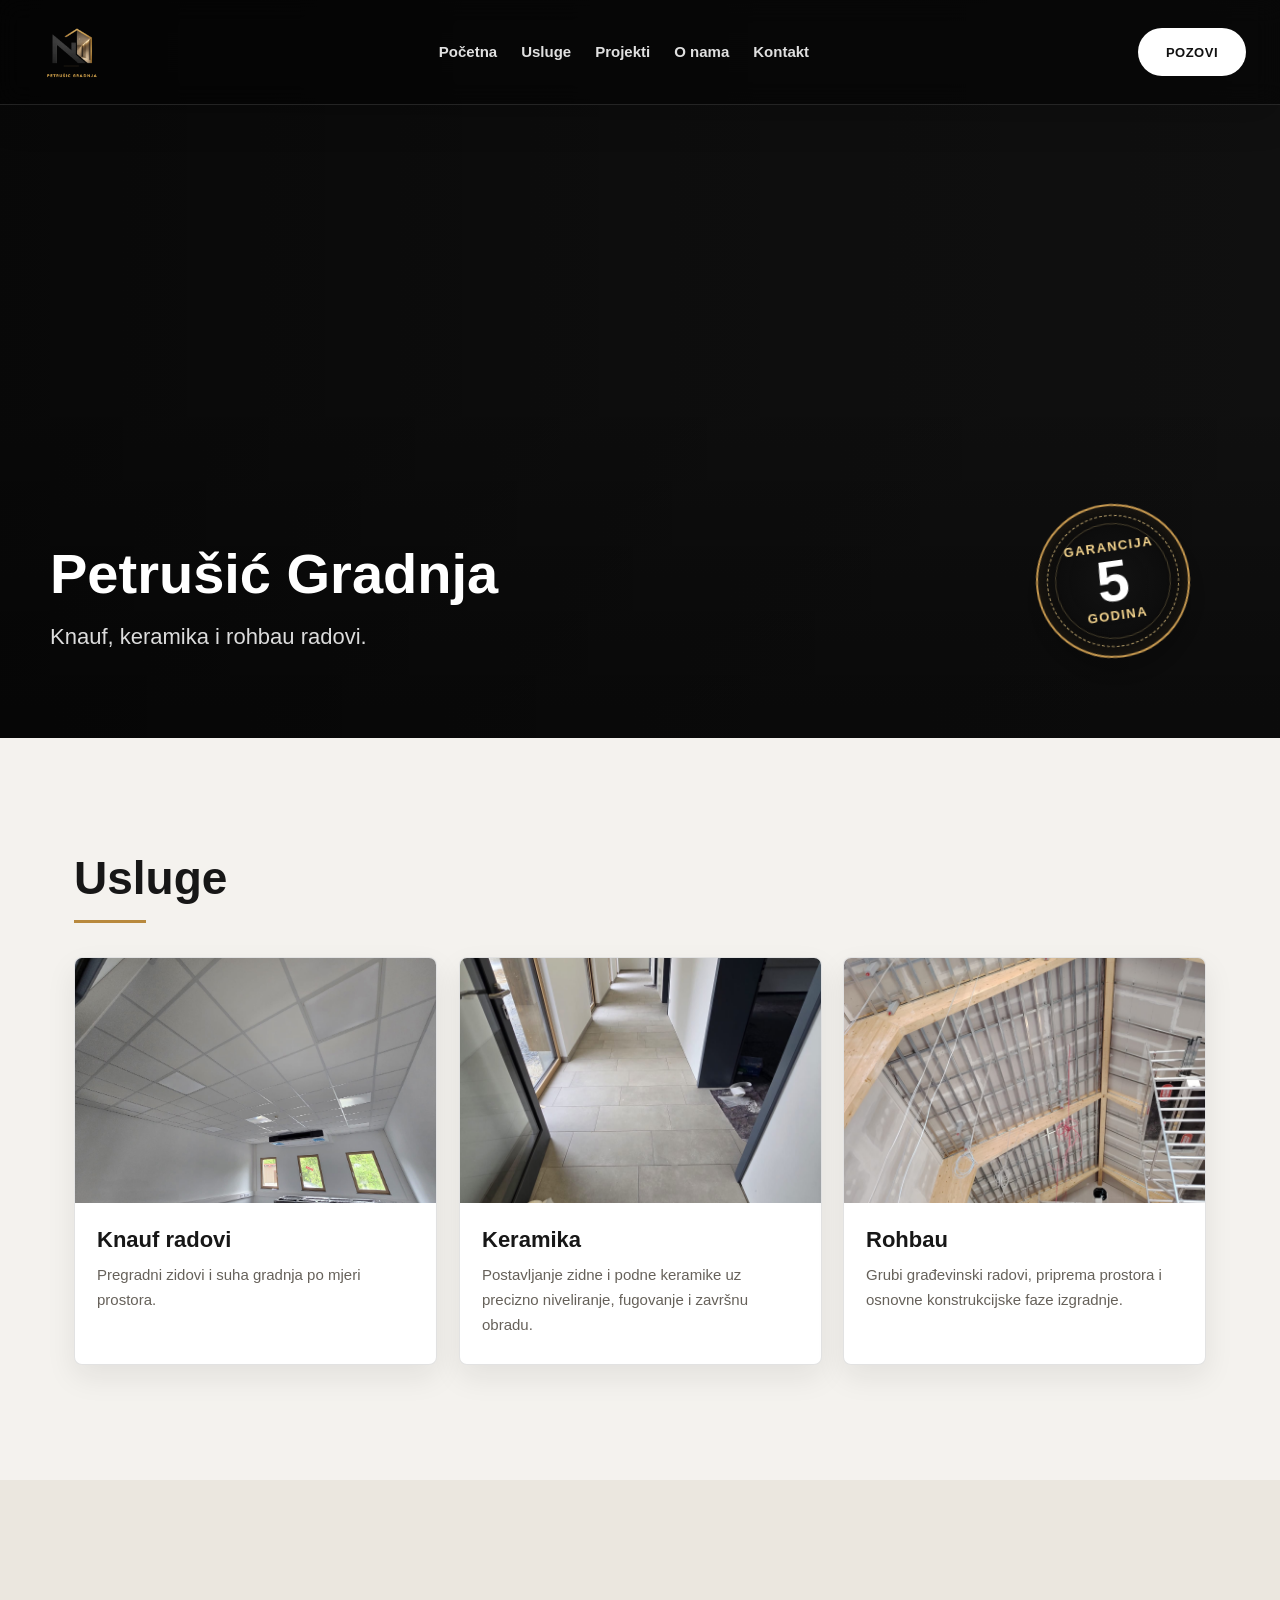
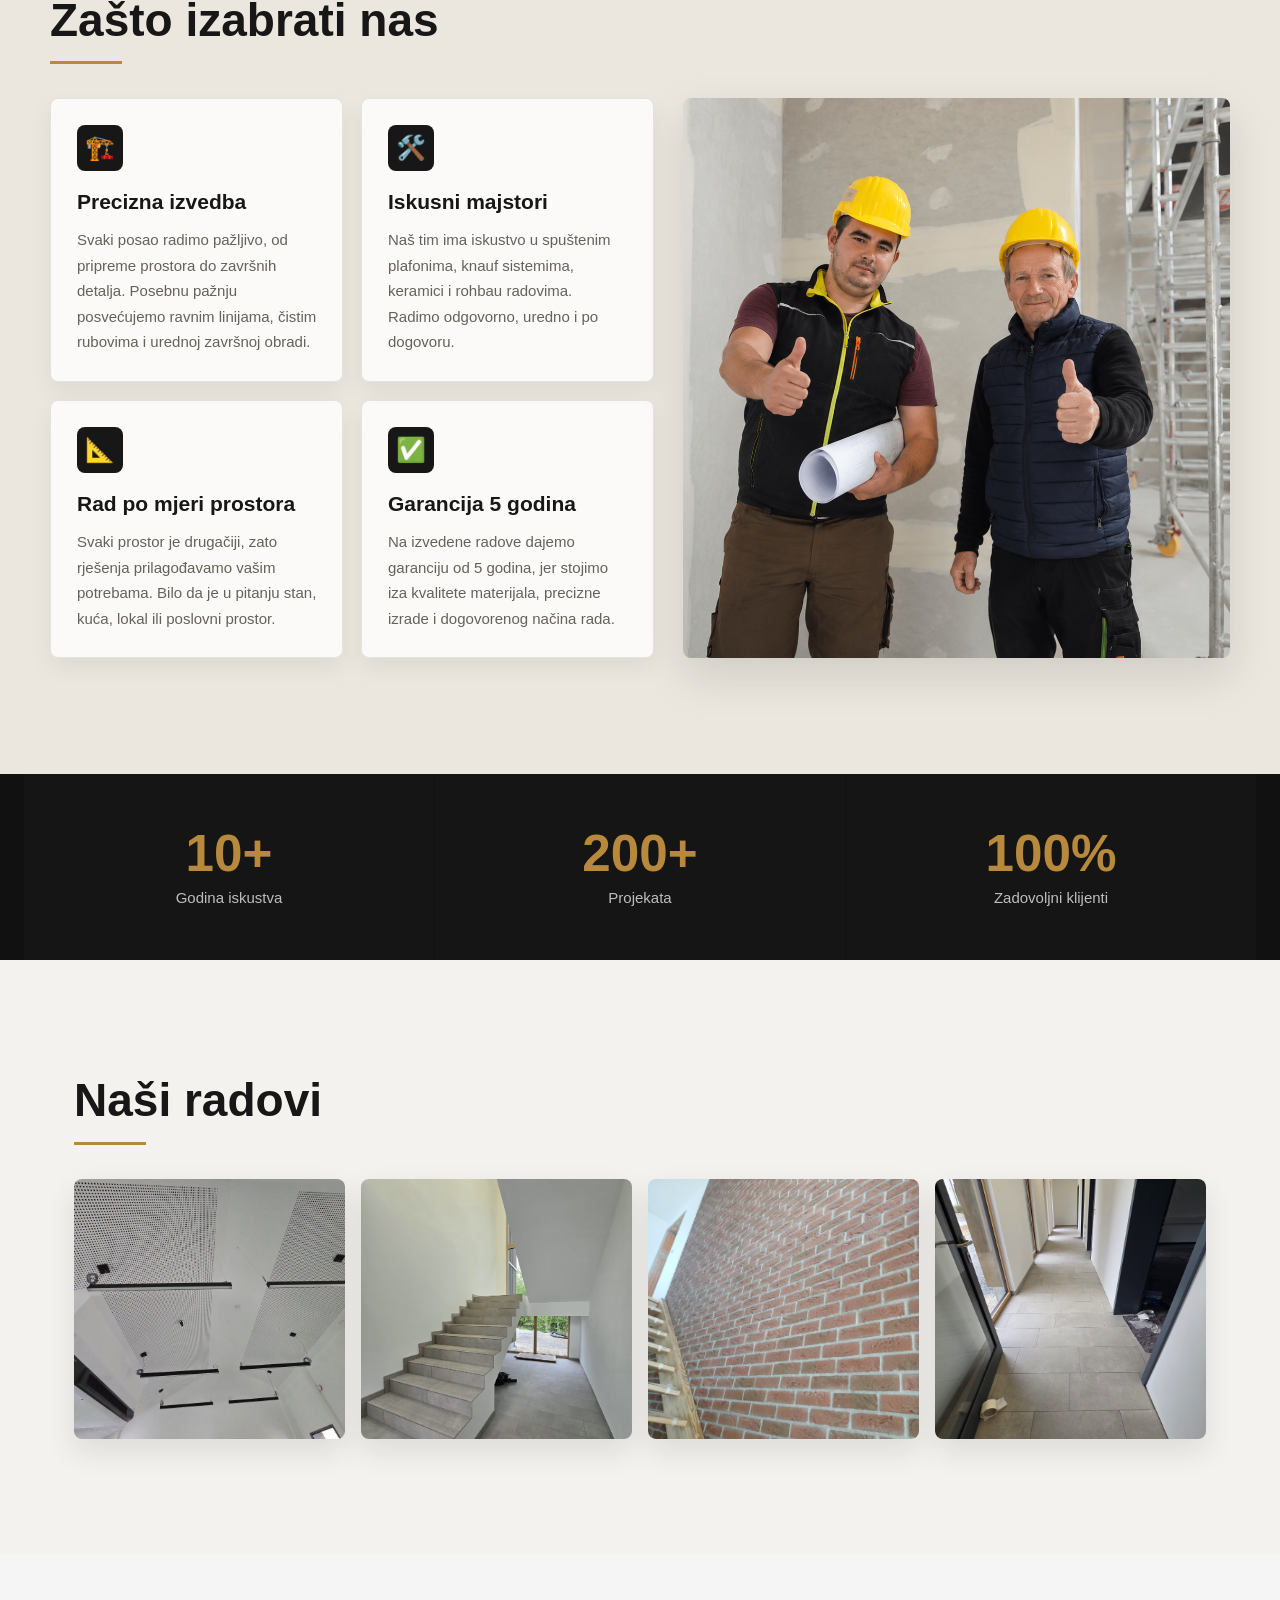
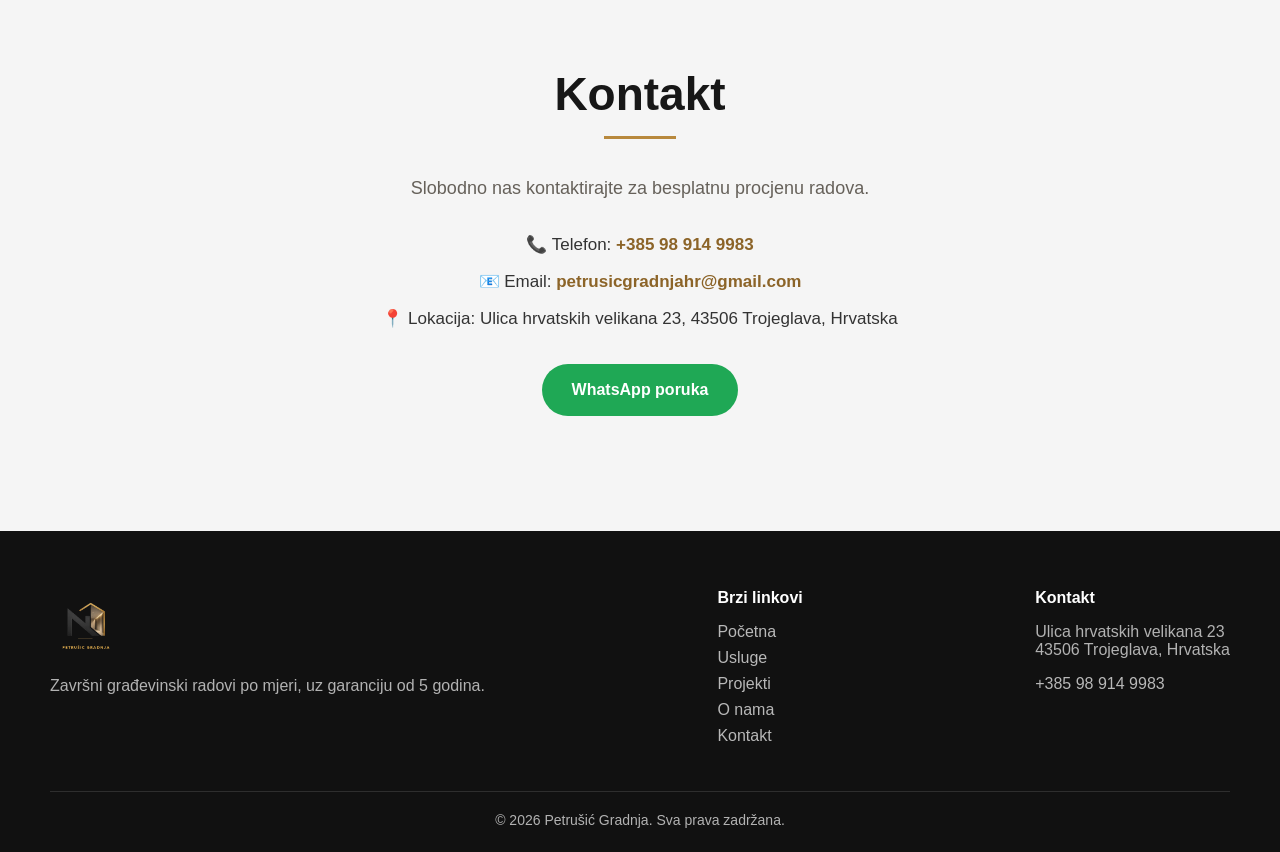
<file: index.html>
<!DOCTYPE html>
<html lang="hr">

<head>
  <meta charset="UTF-8">
  <meta name="viewport" content="width=device-width, initial-scale=1.0">
  <title>Petrušić Gradnja | Knauf, keramika i rohbau radovi</title>
  <meta name="description" content="Petrušić Gradnja izvodi knauf radove, keramiku i rohbau radove za stambene i poslovne prostore uz garanciju od 5 godina.">
  <link rel="stylesheet" href="style.css">
</head>

<body>

<div class="site-preloader" aria-hidden="true">
  <div class="preloader-logo">
    <div class="preloader-mark">
      <img src="logo-petrusic-gradnja.png" alt="">
    </div>
  </div>
</div>

<div class="page-wrapper">

<header class="navbar">

  <div class="logo">
    <img src="logo-petrusic-gradnja.png" alt="Petrušić Gradnja Logo">
  </div>

  <nav>
    <ul class="nav-links">
      <li><a href="#home">Početna</a></li>
      <li><a href="services.html">Usluge</a></li>
      <li><a href="projects.html">Projekti</a></li>
      <li><a href="about.html">O nama</a></li>
      <li><a href="#contact">Kontakt</a></li>
      <li class="mobile-call-link"><a href="tel:+385989149983">Pozovi</a></li>
    </ul>
  </nav>

  <a href="tel:+385989149983" class="nav-btn">Pozovi</a>
  <button class="menu-toggle" type="button" aria-label="Otvori meni" aria-expanded="false">
  <span></span>
  <span></span>
  <span></span>
</button>

</header>

<section class="hero" id="home">

  <div class="hero-content">

    <h1>Petrušić Gradnja</h1>
    <p>Knauf, keramika i rohbau radovi.</p>

  </div>
  <div class="guarantee-stamp">
  <span>Garancija</span>
  <strong>5</strong>
  <span>godina</span>
</div>


  <div class="hero-slider" aria-hidden="true">
    <img src="niko hero.png" class="hero-slide hero-slide-1 hero-person-image" alt="">
    <img src="rad4.JPG" class="hero-slide hero-slide-2" alt="">
    <img src="keramika-2.jpg" class="hero-slide hero-slide-3" alt="">
  </div>

</section>

<section class="services" id="services">

  <div class="usluge">
    <p>Usluge</p>
  </div>

  <div class="services-grid">

    <div class="service-card">
      <img src="usluge.JPG" alt="Knauf radovi">
      <h3>Knauf radovi</h3>
      <p>Pregradni zidovi i suha gradnja po mjeri prostora.</p>
    </div>

    <div class="service-card">
      <img src="keramika-1.jpg" alt="Keramika">
      <h3>Keramika</h3>
      <p>Postavljanje zidne i podne keramike uz precizno niveliranje, fugovanje i završnu obradu.</p>
    </div>
    <div class="service-card">
      <img src="rohbau2.JPG" alt="Gletovanje i krečenje">
      <h3>Rohbau</h3>
      <p>Grubi građevinski radovi, priprema prostora i osnovne konstrukcijske faze izgradnje.</p>
    </div>

  </div>

</section>

<section class="why-us">

  <h2>Zašto izabrati nas</h2>

  <div class="why-layout">

    <div class="why-grid">

      <div class="why-card">
        <div class="why-icon">🏗️</div>
        <h3>Precizna izvedba</h3>
        <p>
          Svaki posao radimo pažljivo, od pripreme prostora do završnih detalja.
          Posebnu pažnju posvećujemo ravnim linijama, čistim rubovima i urednoj završnoj obradi.
        </p>
      </div>

      <div class="why-card">
        <div class="why-icon">🛠️</div>
        <h3>Iskusni majstori</h3>
        <p>
          Naš tim ima iskustvo u spuštenim plafonima, knauf sistemima,
          keramici i rohbau radovima. Radimo odgovorno, uredno i po dogovoru.
        </p>
      </div>

      <div class="why-card">
        <div class="why-icon">📐</div>
        <h3>Rad po mjeri prostora</h3>
        <p>
          Svaki prostor je drugačiji, zato rješenja prilagođavamo vašim potrebama.
          Bilo da je u pitanju stan, kuća, lokal ili poslovni prostor.
        </p>
      </div>

     <div class="why-card">
  <div class="why-icon">✅</div>
  <h3>Garancija 5 godina</h3>
  <p>
    Na izvedene radove dajemo garanciju od 5 godina, jer stojimo iza kvalitete
    materijala, precizne izrade i dogovorenog načina rada.
  </p>
</div>
    </div>

    <div class="why-image">
      <img src="zasto mi.png" alt="Enterijer">
    </div>

  </div>

</section>

<section class="stats">

  <div class="stat">
    <h3>10+</h3>
    <p>Godina iskustva</p>
  </div>

  <div class="stat">
    <h3>200+</h3>
    <p>Projekata</p>
  </div>

  <div class="stat">
    <h3>100%</h3>
    <p>Zadovoljni klijenti</p>
  </div>

</section>

<section class="gallery" id="projects">

  <h2>Naši radovi</h2>

  <div class="gallery-grid">

    <img src="rad2.JPG" alt="Završeni interijerski radovi Petrušić Gradnja">
    <img src="keramika-2.jpg" alt="Postavljena keramika na stubištu">
    <img src="rad3.JPG" alt="Završeni radovi u dnevnom prostoru">
    <img src="keramika-1.jpg" alt="Keramički radovi u hodniku">

  </div>

</section>

<section class="contact" id="contact">

  <h2>Kontakt</h2>

  <p>Slobodno nas kontaktirajte za besplatnu procjenu radova.</p>

  <div class="contact-info">

    <p>📞 Telefon: <a href="tel:+385989149983">+385 98 914 9983</a></p>

    <p>📧 Email: <a href="mailto:petrusicgradnjahr@gmail.com">petrusicgradnjahr@gmail.com</a></p>

    <p>📍 Lokacija: Ulica hrvatskih velikana 23, 43506 Trojeglava, Hrvatska</p>

  </div>

  <a class="whatsapp-btn" href="https://wa.me/385989149983" target="_blank" rel="noopener">
    WhatsApp poruka
  </a>

</section>
<footer class="footer">

  <div class="footer-content">

    <div>
      <div class="footer-logo">
        <img src="logo-petrusic-gradnja.png" alt="Petrušić Gradnja Logo">
      </div>

      <p>Završni građevinski radovi po mjeri, uz garanciju od 5 godina.</p>
    </div>

    <div>
      <h4>Brzi linkovi</h4>
      <a href="index.html">Početna</a><br>
      <a href="services.html">Usluge</a><br>
      <a href="projects.html">Projekti</a><br>
      <a href="about.html">O nama</a><br>
      <a href="index.html#contact">Kontakt</a>
    </div>

    <div>
      <h4>Kontakt</h4>
      <p>Ulica hrvatskih velikana 23<br>43506 Trojeglava, Hrvatska</p>
      <p><a href="tel:+385989149983">+385 98 914 9983</a></p>
    </div>

  </div>

  <p class="footer-bottom">
    © 2026 Petrušić Gradnja. Sva prava zadržana.
  </p>

</footer>

</div>
<script src="script.js"></script>
</body>
</html>
</file>
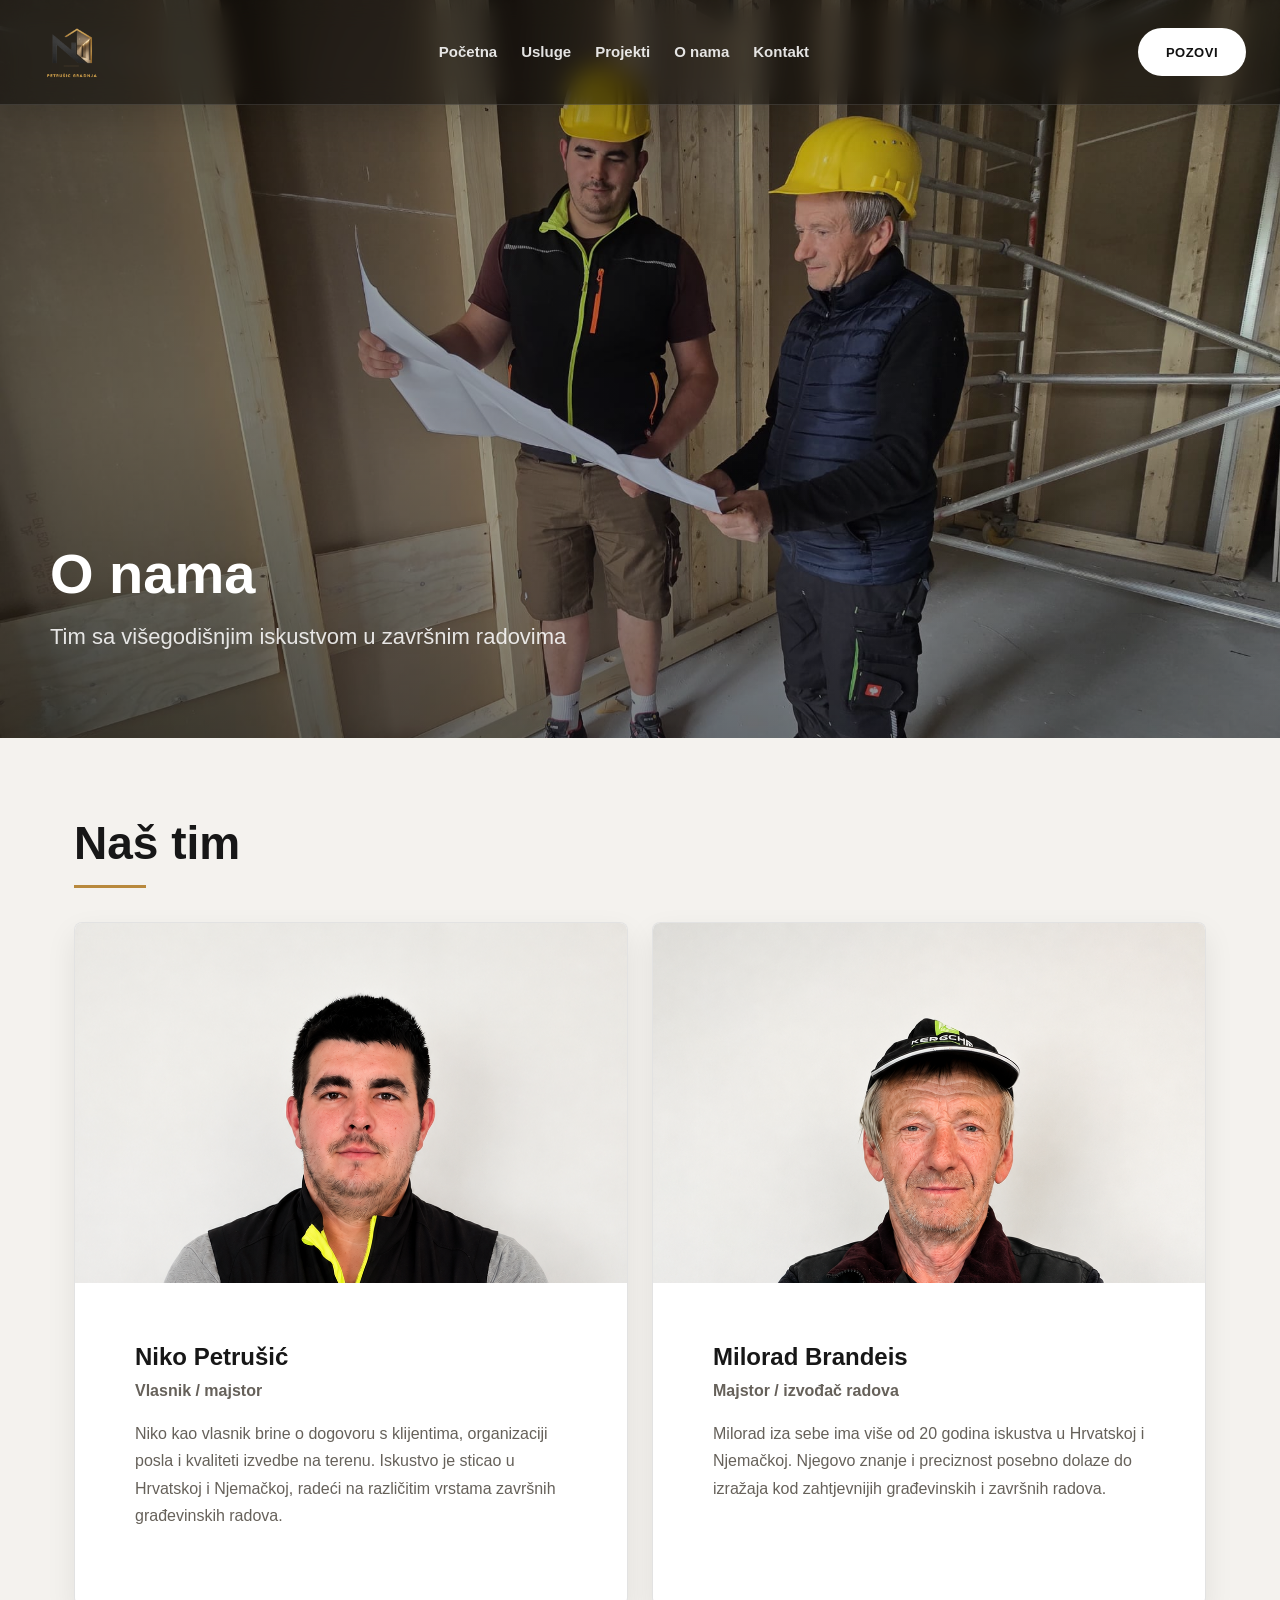
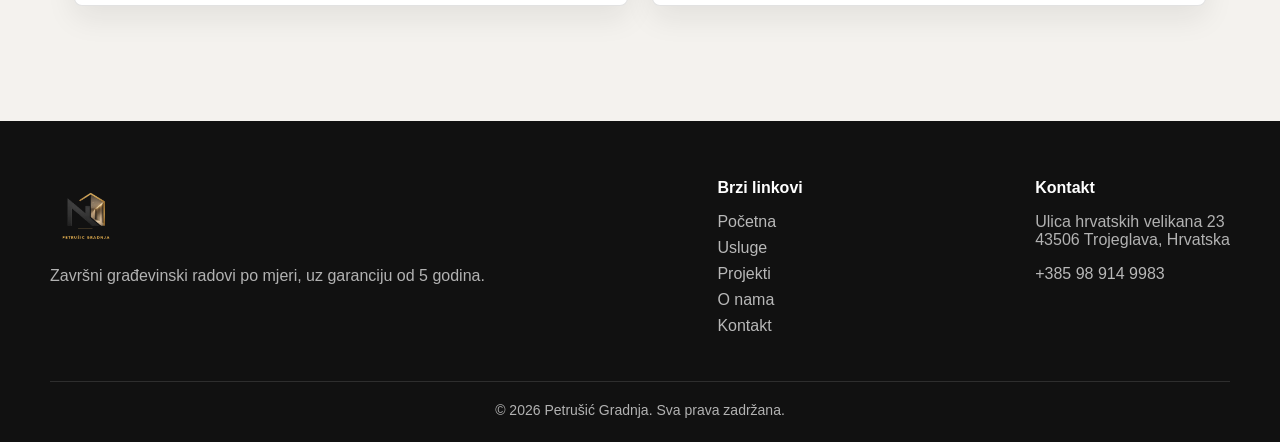
<file: about.html>
<!DOCTYPE html>
<html lang="hr">

<head>
  <meta charset="UTF-8">
  <meta name="viewport" content="width=device-width, initial-scale=1.0">
  <title>O nama | Petrušić Gradnja</title>
  <meta name="description" content="Upoznajte Petrušić Gradnja tim sa iskustvom u Hrvatskoj i Njemačkoj, specijaliziran za knauf radove, keramiku i rohbau radove.">
  <link rel="stylesheet" href="style.css">
</head>

<body>

<header class="navbar">

  <div class="logo">
    <img src="logo-petrusic-gradnja.png" alt="Petrušić Gradnja Logo">
  </div>

  <nav>
    <ul class="nav-links">
      <li><a href="index.html">Početna</a></li>
      <li><a href="services.html">Usluge</a></li>
      <li><a href="projects.html">Projekti</a></li>
      <li><a href="about.html">O nama</a></li>
      <li><a href="index.html#contact">Kontakt</a></li>
      <li class="mobile-call-link"><a href="tel:+385989149983">Pozovi</a></li>
    </ul>
  </nav>

  <a href="tel:+385989149983" class="nav-btn">Pozovi</a>
<button class="menu-toggle" type="button" aria-label="Otvori meni" aria-expanded="false">
  <span></span>
  <span></span>
  <span></span>
</button>
</header>

<section class="hero">

  <img src="onama.JPG" class="hero-img" alt="Petrušić Gradnja tim na objektu">

  <div class="hero-content">

    <h1>O nama</h1>

    <p>
      Tim sa višegodišnjim iskustvom u završnim radovima
    </p>

  </div>

</section>


<section class="team-section">

  <h2>Naš tim</h2>

  <div class="team-grid">

    <div class="team-card">
      <img src="vlasnik.png" alt="Vlasnik Petrušić Gradnja">
      <div class="team-text">
        <h3>Niko Petrušić</h3>
        <p class="team-role">Vlasnik / majstor</p>
        <p>
            Niko kao vlasnik brine o dogovoru s klijentima, organizaciji posla i kvaliteti
            izvedbe na terenu. Iskustvo je sticao u Hrvatskoj i Njemačkoj, radeći na
            različitim vrstama završnih građevinskih radova.
        </p>
      </div>
    </div>

    <div class="team-card">
      <img src="radnik1.png" alt="Radnik Petrušić Gradnja">
      <div class="team-text">
        <h3>Milorad Brandeis</h3>
        <p class="team-role">Majstor / izvođač radova</p>
        <p>
          Milorad iza sebe ima više od 20 godina iskustva u Hrvatskoj i Njemačkoj.
          Njegovo znanje i preciznost posebno dolaze do izražaja kod zahtjevnijih
          građevinskih i završnih radova.
        </p>
      </div>
    </div>

  </div>

</section>
  <footer class="footer">

  <div class="footer-content">

    <div>
      <div class="footer-logo">
        <img src="logo-petrusic-gradnja.png" alt="Petrušić Gradnja Logo">
      </div>

      <p>Završni građevinski radovi po mjeri, uz garanciju od 5 godina.</p>
    </div>

    <div>
      <h4>Brzi linkovi</h4>
      <a href="index.html">Početna</a><br>
      <a href="services.html">Usluge</a><br>
      <a href="projects.html">Projekti</a><br>
      <a href="about.html">O nama</a><br>
      <a href="index.html#contact">Kontakt</a>
    </div>

    <div>
      <h4>Kontakt</h4>
      <p>Ulica hrvatskih velikana 23<br>43506 Trojeglava, Hrvatska</p>
      <p><a href="tel:+385989149983">+385 98 914 9983</a></p>
    </div>

  </div>

  <p class="footer-bottom">
    © 2026 Petrušić Gradnja. Sva prava zadržana.
  </p>

</footer>


<script src="script.js"></script>
</body>
</html>
</file>
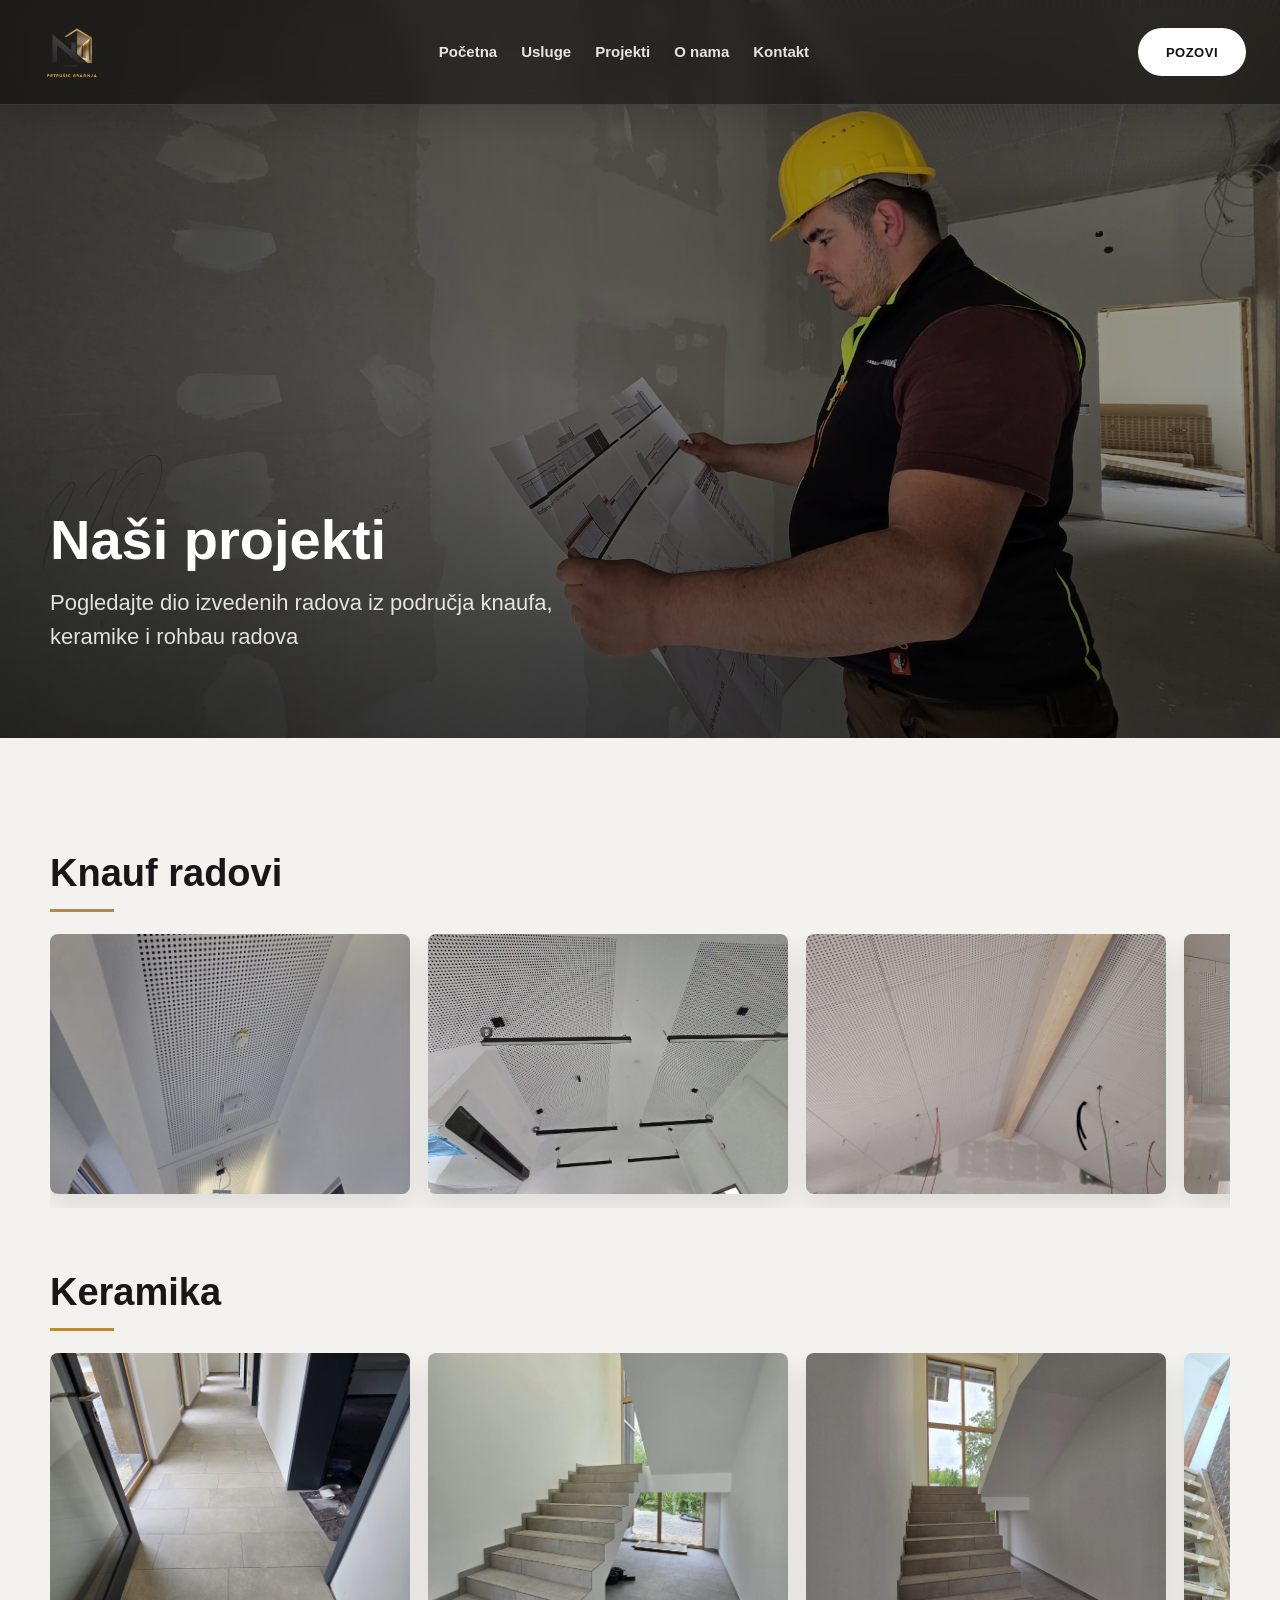
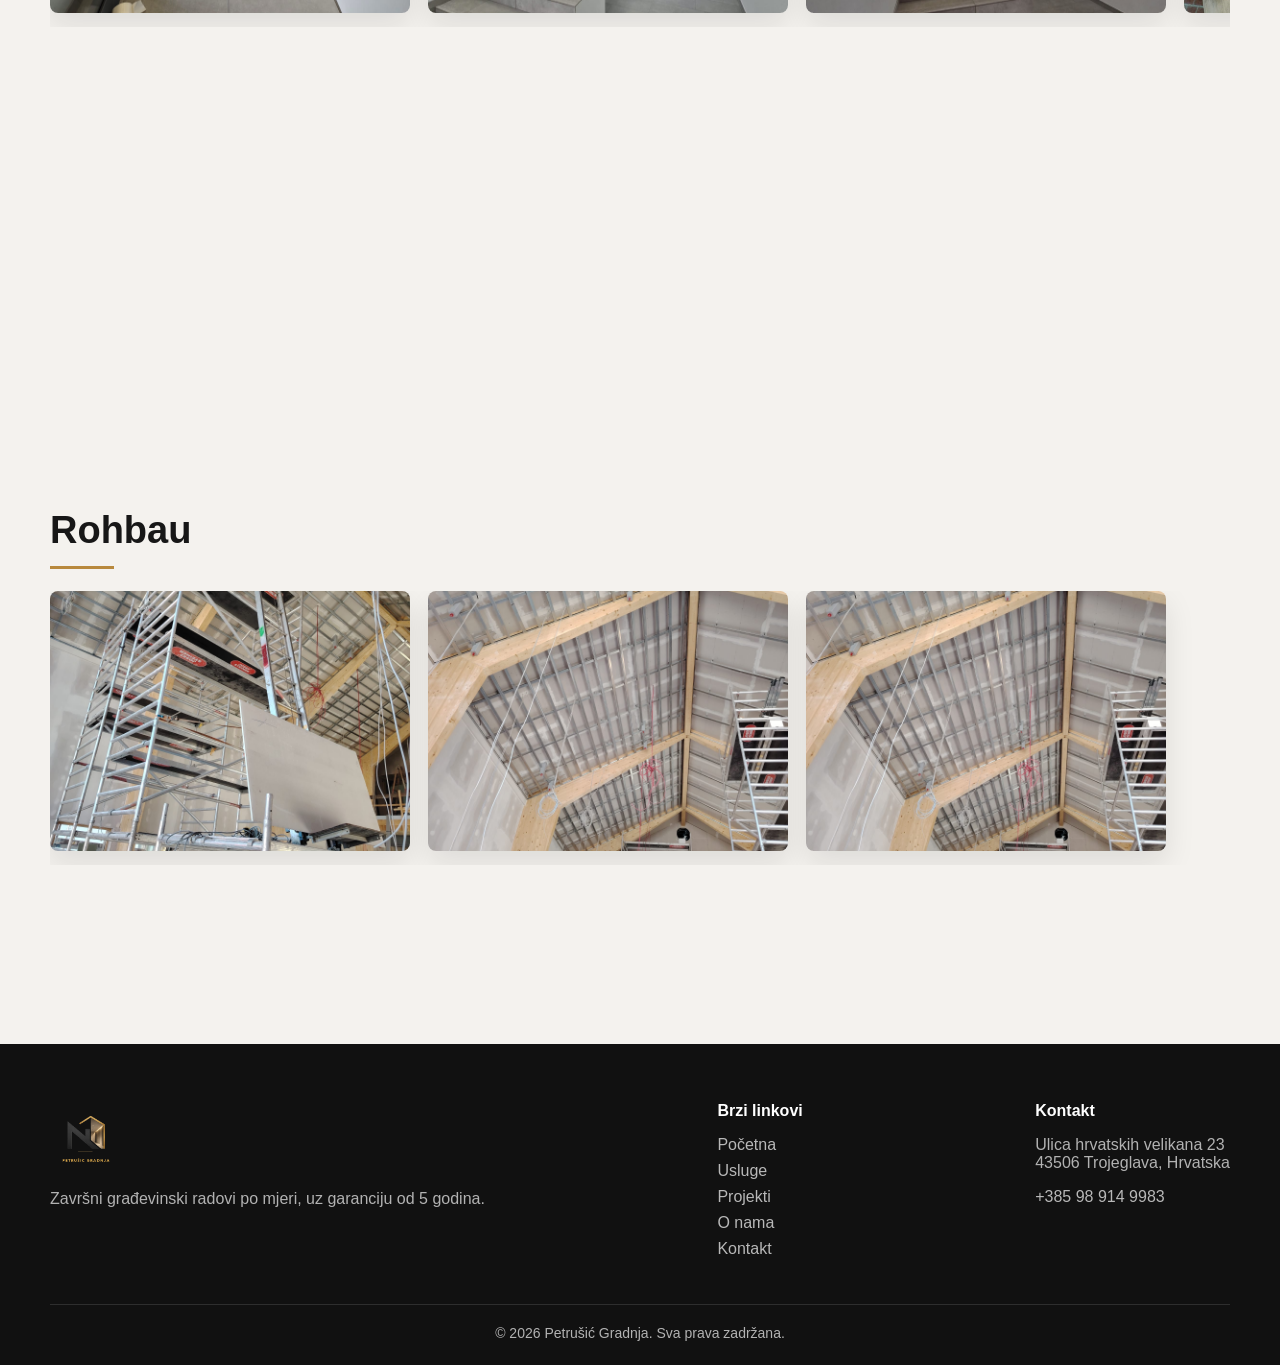
<file: projects.html>
<!DOCTYPE html>
<html lang="hr">

<head>
  <meta charset="UTF-8">
  <meta name="viewport" content="width=device-width, initial-scale=1.0">
  <title>Projekti | Petrušić Gradnja</title>
  <meta name="description" content="Pogledajte izvedene projekte Petrušić Gradnja tima iz područja knauf radova, keramike i rohbau građevinskih radova.">
  <link rel="stylesheet" href="style.css">
</head>

<body>

<header class="navbar">

  <div class="logo">
    <img src="logo-petrusic-gradnja.png" alt="Petrušić Gradnja Logo">
  </div>

  <nav>
    <ul class="nav-links">
      <li><a href="index.html">Početna</a></li>
      <li><a href="services.html">Usluge</a></li>
      <li><a href="projects.html">Projekti</a></li>
      <li><a href="about.html">O nama</a></li>
      <li><a href="index.html#contact">Kontakt</a></li>
      <li class="mobile-call-link"><a href="tel:+385989149983">Pozovi</a></li>
    </ul>
  </nav>

  <a href="tel:+385989149983" class="nav-btn">Pozovi</a>

  <button class="menu-toggle" type="button" aria-label="Otvori meni" aria-expanded="false">
    <span></span>
    <span></span>
    <span></span>
  </button>

</header>

<section class="hero hero-subpage">

  <img src="projekti.JPG" class="hero-video projects-hero-image" alt="Projekti Petrušić Gradnja">

  <div class="hero-content">
    <h1>Naši projekti</h1>
    <p>Pogledajte dio izvedenih radova iz područja knaufa, keramike i rohbau radova</p>
  </div>

</section>

<section class="projects-gallery">

  <div class="project-category">
    <h2>Knauf radovi</h2>

    <div class="project-row">
      <img src="rad1.JPG" alt="Knauf radovi u prostoru" onclick="openModal('knauf', 0)">
      <img src="rad2.JPG" alt="Izvedeni knauf radovi" onclick="openModal('knauf', 1)">
      <img src="knauf5.JPG" alt="Knauf zidovi i obloge" onclick="openModal('knauf', 2)">
      <img src="spusteni plafon.JPG" alt="Knauf radovi u interijeru" onclick="openModal('knauf', 3)">
      <img src="knauf7.JPG" alt="Završni knauf radovi" onclick="openModal('knauf', 4)">
    </div>
  </div>

  <div class="project-category">
    <h2>Keramika</h2>

    <div class="project-row">
      <img src="keramika-1.jpg" alt="Postavljena podna keramika u hodniku" onclick="openModal('keramika', 0)">
      <img src="keramika-2.jpg" alt="Keramika na stubištu" onclick="openModal('keramika', 1)">
      <img src="keramika-3.jpg" alt="Završeni keramički radovi na stubištu" onclick="openModal('keramika', 2)">
      <img src="Keramika5.JPG" alt="Završni keramički radovi" onclick="openModal('keramika', 3)">
      <img src="keramika 6.JPG" alt="Završni keramički radovi" onclick="openModal('keramika', 4)">
      <img src="keramika7.JPG" alt="Završni keramički radovi" onclick="openModal('keramika', 5)">
    </div>
  </div>

  <div class="project-category">
    <h2>Završni radovi</h2>

    <div class="project-row">
      <img src="zavrsni-radovi-1.jpg" alt="Završni radovi u hodniku" onclick="openModal('zavrsniRadovi', 0)">
      <img src="zavrsni-radovi-2.jpg" alt="Završeni interijerski radovi u kuhinji i blagovaonici" onclick="openModal('zavrsniRadovi', 1)">
      <img src="zavrsni-radovi-3.jpg" alt="Završni radovi u dnevnom boravku" onclick="openModal('zavrsniRadovi', 2)">
      <img src="zavrsni-radovi-4.jpg" alt="Završeni dnevni prostor" onclick="openModal('zavrsniRadovi', 3)">
    </div>
  </div>

  <div class="project-category">
    <h2>Rohbau</h2>

    <div class="project-row">
      <img src="rohbau1.JPG" alt="Rohbau radovi u objektu" onclick="openModal('rohbau', 0)">
      <img src="rohbau2.JPG" alt="Priprema prostora za radove" onclick="openModal('rohbau', 1)">
      <img src="zastomi.JPG" alt="Građevinski radovi na terenu" onclick="openModal('rohbau', 2)">
    </div>
  </div>

</section>

<div id="imageModal" class="modal">

  <span class="close" onclick="closeModal()">&times;</span>

  <span class="prev" onclick="changeSlide(-1)">&#10094;</span>

  <img class="modal-content" id="modalImg" alt="Uvećana slika projekta">

  <span class="next" onclick="changeSlide(1)">&#10095;</span>

</div>

<footer class="footer">

  <div class="footer-content">

    <div>
      <div class="footer-logo">
        <img src="logo-petrusic-gradnja.png" alt="Petrušić Gradnja Logo">
      </div>

      <p>Završni građevinski radovi po mjeri, uz garanciju od 5 godina.</p>
    </div>

    <div>
      <h4>Brzi linkovi</h4>
      <a href="index.html">Početna</a><br>
      <a href="services.html">Usluge</a><br>
      <a href="projects.html">Projekti</a><br>
      <a href="about.html">O nama</a><br>
      <a href="index.html#contact">Kontakt</a>
    </div>

    <div>
      <h4>Kontakt</h4>
      <p>Ulica hrvatskih velikana 23<br>43506 Trojeglava, Hrvatska</p>
      <p><a href="tel:+385989149983">+385 98 914 9983</a></p>
    </div>

  </div>

  <p class="footer-bottom">
    © 2026 Petrušić Gradnja. Sva prava zadržana.
  </p>

</footer>

<script>
const projectImages = {
  knauf: [
    "rad1.JPG",
    "rad2.JPG",
    "knauf5.JPG",
    "spusteni plafon.JPG",
    "knauf7.JPG"
  ],

  keramika: [
    "keramika-1.jpg",
    "keramika-2.jpg",
    "keramika-3.jpg",
    "Keramika5.JPG",
    "keramika 6.JPG",
    "keramika7.JPG"
  ],

  zavrsniRadovi: [
    "zavrsni-radovi-1.jpg",
    "zavrsni-radovi-2.jpg",
    "zavrsni-radovi-3.jpg",
    "zavrsni-radovi-4.jpg"
  ],

  rohbau: [
    "rohbau1.JPG",
    "rohbau2.JPG",
    "zastomi.JPG"
  ]
};

let currentCategory = "";
let currentIndex = 0;

function openModal(category, index) {
  currentCategory = category;
  currentIndex = index;

  document.getElementById("imageModal").style.display = "flex";
  document.getElementById("modalImg").src = projectImages[currentCategory][currentIndex];
}

function closeModal() {
  document.getElementById("imageModal").style.display = "none";
}

function changeSlide(direction) {
  currentIndex += direction;

  if (currentIndex < 0) {
    currentIndex = projectImages[currentCategory].length - 1;
  }

  if (currentIndex >= projectImages[currentCategory].length) {
    currentIndex = 0;
  }

  document.getElementById("modalImg").src = projectImages[currentCategory][currentIndex];
}
</script>

<script src="script.js"></script>

</body>
</html>
</file>
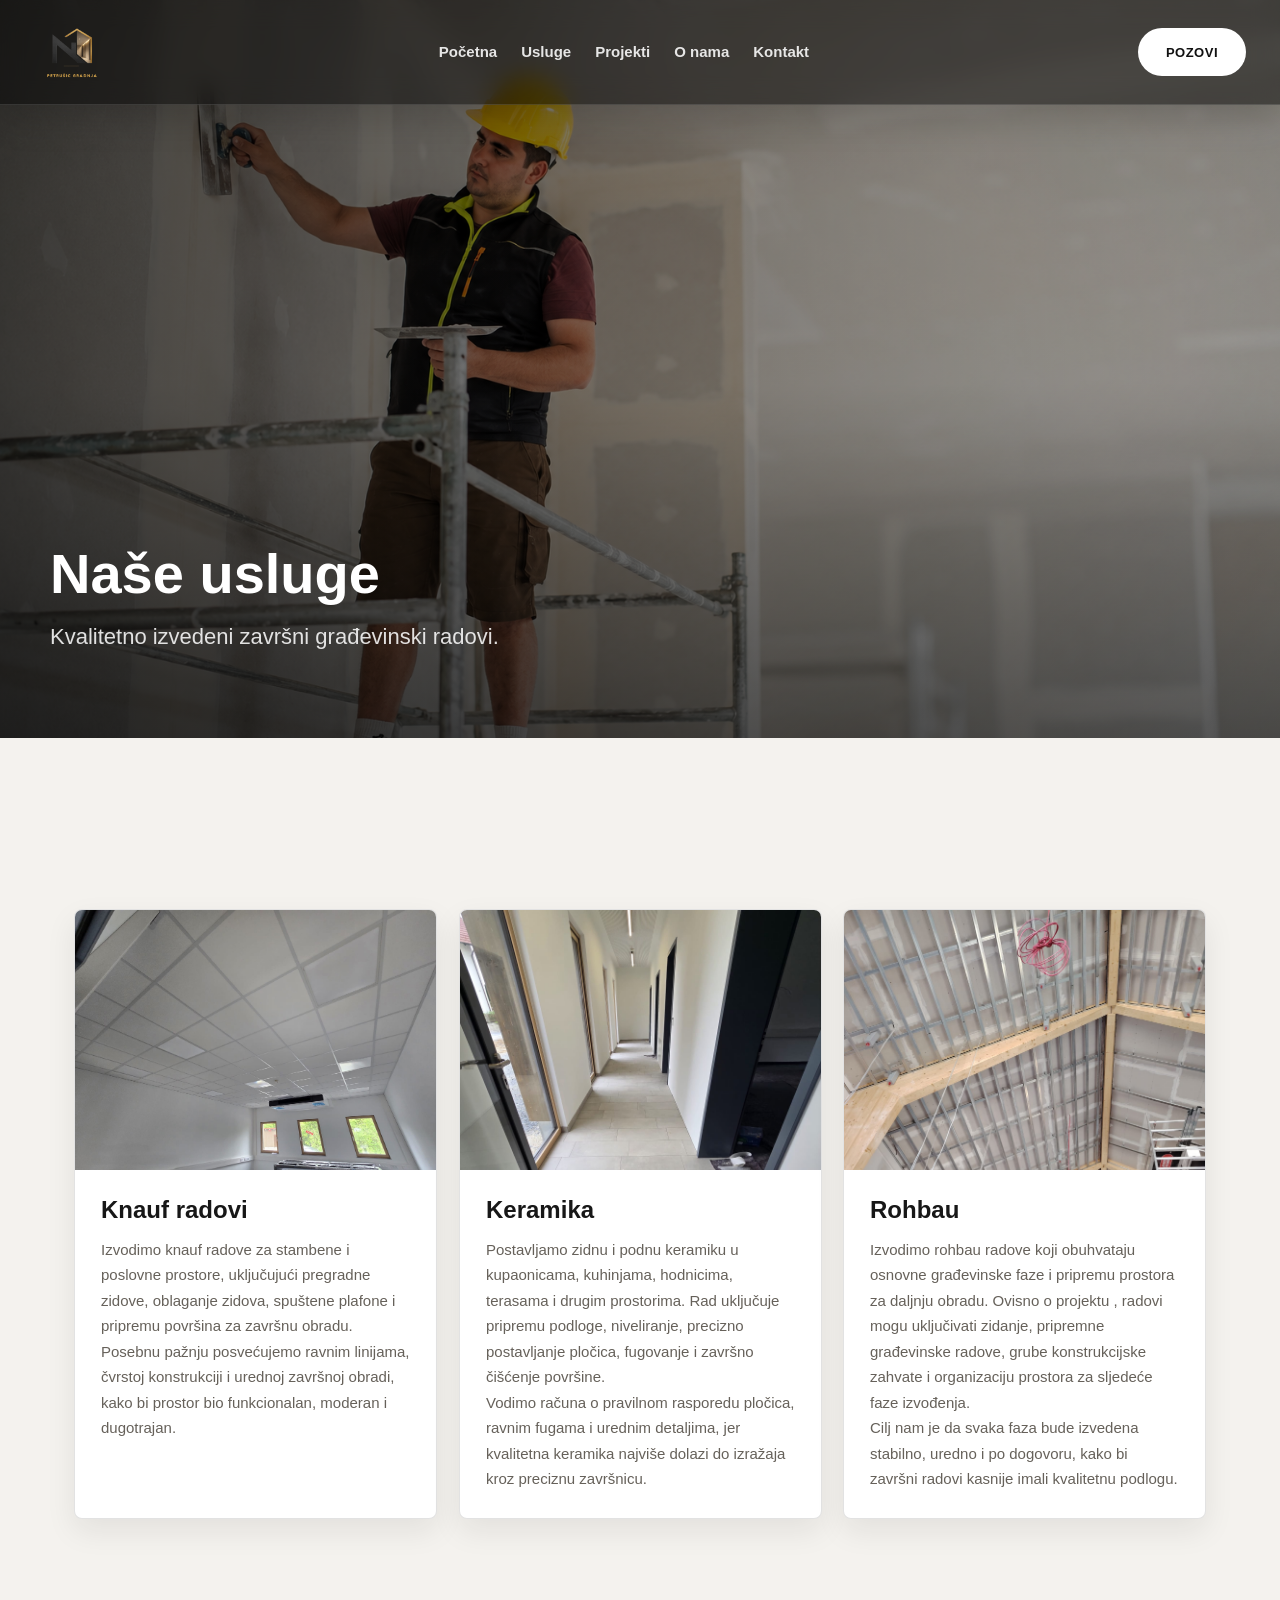
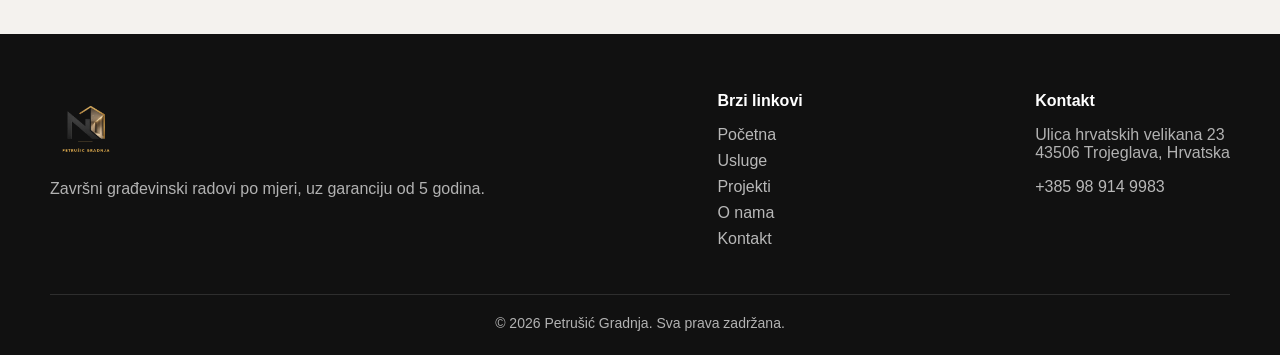
<file: services.html>
<!DOCTYPE html>
<html lang="hr">

<head>
  <meta charset="UTF-8">
  <meta name="viewport" content="width=device-width, initial-scale=1.0">
  <title>Usluge | Petrušić Gradnja</title>
  <meta name="description" content="Pogledajte usluge Petrušić Gradnja tima: knauf radovi, keramika i rohbau radovi izvedeni precizno, uredno i uz garanciju od 5 godina.">
  <link rel="stylesheet" href="style.css">
</head>

<body>

<header class="navbar">

  <div class="logo">
    <img src="logo-petrusic-gradnja.png" alt="Petrušić Gradnja Logo">
  </div>

  <nav>
    <ul class="nav-links">
      <li><a href="index.html">Početna</a></li>
      <li><a href="services.html">Usluge</a></li>
      <li><a href="projects.html">Projekti</a></li>
      <li><a href="about.html">O nama</a></li>
      <li><a href="index.html#contact">Kontakt</a></li>
      <li class="mobile-call-link"><a href="tel:+385989149983">Pozovi</a></li>
    </ul>
  </nav>

  <a href="tel:+385989149983" class="nav-btn">Pozovi</a>
<button class="menu-toggle" type="button" aria-label="Otvori meni" aria-expanded="false">
  <span></span>
  <span></span>
  <span></span>
</button>
</header>

<section class="hero hero-subpage">

  <img src="Niko_usluge.png" class="hero-video hero-person-image" alt="Petrušić Gradnja majstor na objektu">

  <div class="hero-content">
    <h1>Naše usluge</h1>
    <p>Kvalitetno izvedeni završni građevinski radovi.</p>
  </div>

</section>

<section class="services-page"> 

<div class="service-row">

  <div class="service-image">
    <img src="usluge.JPG" alt="Knauf radovi">
  </div>

  <div class="service-text">
    <h2>Knauf radovi</h2>

    <p>
      Izvodimo knauf radove za stambene i poslovne prostore, uključujući pregradne zidove,
      oblaganje zidova, spuštene plafone i pripremu površina za završnu obradu.
    </p>

    <p>
      Posebnu pažnju posvećujemo ravnim linijama, čvrstoj konstrukciji i urednoj završnoj obradi,
      kako bi prostor bio funkcionalan, moderan i dugotrajan.
    </p>
  </div>

</div>
<div class="service-row reverse">

  <div class="service-image">
    <img src="keramika-1.jpg" alt="Keramika">
  </div>

  <div class="service-text">
    <h2>Keramika</h2>

    <p>
      Postavljamo zidnu i podnu keramiku u kupaonicama, kuhinjama, hodnicima, terasama
      i drugim prostorima. Rad uključuje pripremu podloge, niveliranje, precizno postavljanje
      pločica, fugovanje i završno čišćenje površine.
    </p>

    <p>
      Vodimo računa o pravilnom rasporedu pločica, ravnim fugama i urednim detaljima,
      jer kvalitetna keramika najviše dolazi do izražaja kroz preciznu završnicu.
    </p>
  </div>

</div>
<div class="service-row">

  <div class="service-image">
    <img src="rohbau2.JPG" alt="Rohbau radovi">
  </div>

  <div class="service-text">
    <h2>Rohbau</h2>

    <p>
      Izvodimo rohbau radove koji obuhvataju osnovne građevinske faze i pripremu prostora
      za daljnju obradu. Ovisno o projektu , radovi mogu uključivati zidanje,
      pripremne građevinske radove, grube konstrukcijske zahvate i organizaciju prostora
      za sljedeće faze izvođenja.
    </p>

    <p>
      Cilj nam je da svaka faza bude izvedena stabilno, uredno i po dogovoru, kako bi
      završni radovi kasnije imali kvalitetnu podlogu.
    </p>
  </div>

</div>

</section>


<footer class="footer">

  <div class="footer-content">

    <div>
      <div class="footer-logo">
        <img src="logo-petrusic-gradnja.png" alt="Petrušić Gradnja Logo">
      </div>

      <p>Završni građevinski radovi po mjeri, uz garanciju od 5 godina.</p>
    </div>

    <div>
      <h4>Brzi linkovi</h4>
      <a href="index.html">Početna</a><br>
      <a href="services.html">Usluge</a><br>
      <a href="projects.html">Projekti</a><br>
      <a href="about.html">O nama</a><br>
      <a href="index.html#contact">Kontakt</a>
    </div>

    <div>
      <h4>Kontakt</h4>
      <p>Ulica hrvatskih velikana 23<br>43506 Trojeglava, Hrvatska</p>
      <p><a href="tel:+385989149983">+385 98 914 9983</a></p>
    </div>

  </div>

  <p class="footer-bottom">
    © 2026 Petrušić Gradnja. Sva prava zadržana.
  </p>

</footer>
<script src="script.js"></script>
</body>
</html>
</file>
<file: style.css>
/* GLOBAL */
:root {
  --bg: #f4f2ee;
  --surface: #ffffff;
  --surface-soft: #ebe7df;
  --ink: #171717;
  --muted: #66615a;
  --line: rgba(23, 23, 23, 0.12);
  --gold: #b8893d;
  --gold-dark: #8c6428;
  --charcoal: #111111;
  --shadow: 0 18px 45px rgba(20, 20, 20, 0.12);
  --section: clamp(72px, 9vw, 120px);
  --container: 1180px;
}

* {
  box-sizing: border-box;
}

html {
  scroll-behavior: smooth;
}

body {
  margin: 0;
  padding: 0;
  overflow-x: hidden;
  font-family: "Segoe UI", Arial, sans-serif;
  background: var(--bg);
  color: var(--ink);
}

img,
video {
  max-width: 100%;
  display: block;
}

a {
  color: inherit;
}

/* SCROLL REVEAL */
.reveal-target {
  opacity: 0;
  transform: translateY(26px);
  transition:
    opacity 0.7s ease,
    transform 0.7s ease;
  transition-delay: var(--reveal-delay, 0s);
  will-change: opacity, transform;
}

.reveal-target.is-visible {
  opacity: 1;
  transform: translateY(0);
}

@media (prefers-reduced-motion: reduce) {
  .reveal-target {
    opacity: 1;
    transform: none;
    transition: none;
  }
}

/* PRELOADER */
.site-preloader {
  position: fixed;
  inset: 0;
  z-index: 9999;
  display: grid;
  place-items: center;
  background:
    radial-gradient(circle at center, rgba(184, 137, 61, 0.18), transparent 34%),
    var(--charcoal);
  opacity: 1;
  visibility: visible;
  transition: opacity 0.55s ease, visibility 0.55s ease;
}

.preloader-logo {
  position: relative;
  width: min(360px, 78vw);
  min-height: 300px;
  display: flex;
  flex-direction: column;
  align-items: center;
  justify-content: center;
  border: 1px solid rgba(184, 137, 61, 0.38);
  border-top: 0;
  border-radius: 8px;
  background: rgba(255, 255, 255, 0.06);
  box-shadow: 0 24px 70px rgba(0, 0, 0, 0.35);
  animation: logoReveal 1.4s ease both;
  padding: 36px 28px 30px;
  margin-top: 64px;
}

.preloader-logo::before,
.preloader-logo::after {
  content: "";
  position: absolute;
  top: -36px;
  width: 52%;
  height: 3px;
  background: linear-gradient(90deg, var(--gold-dark), var(--gold));
  box-shadow: 0 0 18px rgba(184, 137, 61, 0.35);
}

.preloader-logo::before {
  left: 50%;
  transform: translateX(-100%) rotate(-32deg);
  transform-origin: right center;
}

.preloader-logo::after {
  right: 50%;
  transform: translateX(100%) rotate(32deg);
  transform-origin: left center;
}

.preloader-mark {
  width: min(300px, 64vw);
  display: grid;
  justify-items: center;
}

.preloader-mark img {
  width: 100%;
  height: auto;
  filter: drop-shadow(0 16px 22px rgba(0, 0, 0, 0.4));
}

.site-preloader.preloader-hidden {
  opacity: 0;
  visibility: hidden;
  pointer-events: none;
}

@keyframes logoReveal {
  0% {
    opacity: 0;
    transform: scale(0.86);
  }

  55% {
    opacity: 1;
    transform: scale(1.04);
  }

  100% {
    opacity: 1;
    transform: scale(1);
  }
}

@media (prefers-reduced-motion: reduce) {
  .preloader-logo {
    animation: none;
  }
}

/* NAVBAR */
.navbar {
  position: fixed;
  top: 0;
  left: 0;
  width: 100%;
  min-height: 100px;
  padding: 14px 34px;
  display: flex;
  justify-content: space-between;
  align-items: center;
  gap: 22px;
  z-index: 1000;
  color: white;
  background: rgba(0, 0, 0, 0.48);
  border-bottom: 1px solid rgba(255, 255, 255, 0.12);
  backdrop-filter: blur(12px);
  box-shadow: 0 14px 35px rgba(0, 0, 0, 0.16);
}

.logo {
  display: flex;
  align-items: center;
  flex: 0 0 auto;
}

.logo img {
  height: 76px;
  width: auto;
  object-fit: contain;
}


.nav-links {
  list-style: none;
  display: flex;
  align-items: center;
  gap: 24px;
  margin: 0;
  padding: 0;
}

.mobile-call-link {
  display: none;
}

.nav-links a {
  text-decoration: none;
  color: rgba(255, 255, 255, 0.88);
  font-size: 15px;
  font-weight: 600;
  letter-spacing: 0;
  transition: 0.25s ease;
}

.nav-links a:hover {
  color: #d1a154;
}

.nav-btn {
  display: inline-flex;
  align-items: center;
  justify-content: center;
  min-height: 48px;
  padding: 0 28px;
  border-radius: 50px;
  background: white;
  color: #111;
  text-decoration: none;
  font-size: 13px;
  font-weight: 800;
  text-transform: uppercase;
  letter-spacing: 0.5px;
  transition: 0.25s ease;
}

.nav-btn:hover {
  background: var(--gold);
  color: white;
  transform: translateY(-2px);
}
.menu-toggle {
  display: none;
  width: 46px;
  height: 46px;
  border: 0;
  border-radius: 6px;
  background: rgba(255, 255, 255, 0.12);
  cursor: pointer;
}

.menu-toggle span {
  display: block;
  width: 24px;
  height: 2px;
  margin: 5px auto;
  background: white;
  transition: 0.25s ease;
}

/* HERO */
.hero {
  position: relative;
  min-height: 82vh;
  overflow: hidden;
  display: flex;
  align-items: flex-end;
  justify-content: flex-start;
  padding: 150px max(24px, calc((100vw - var(--container)) / 2)) 84px;
  background: var(--charcoal);
}

.hero-video,
.hero-img,
.hero-slider {
  position: absolute;
  inset: 0;
  width: 100%;
  height: 100%;
  object-fit: cover;
}

.hero-video {
  filter: brightness(1.18) contrast(1.06) saturate(1.08);
}

.hero-person-image {
  object-position: center 10%;
}

.hero-slider {
  overflow: hidden;
}

.hero-slide {
  position: absolute;
  inset: 0;
  width: 100%;
  height: 100%;
  object-fit: cover;
  opacity: 0;
  transform: scale(1.04);
  animation: heroSlideshow 18s infinite;
}

.hero-slide-1 {
  animation-delay: 0s;
  object-position: center 20%;
}

.hero-slide-2 {
  animation-delay: 6s;
  object-position: center 35%;
}

.hero-slide-3 {
  animation-delay: 12s;
  object-position: center center;
}

@keyframes heroSlideshow {
  0% {
    opacity: 0;
  }

  8% {
    opacity: 1;
  }

  33% {
    opacity: 1;
  }

  41% {
    opacity: 0;
  }

  100% {
    opacity: 0;
  }
}

.hero-img {
  object-position: center 10%;
}

.hero::after {
  content: "";
  position: absolute;
  inset: 0;
  z-index: 1;
  background:
    linear-gradient(90deg, rgba(0, 0, 0, 0.52), rgba(0, 0, 0, 0.22) 55%, rgba(0, 0, 0, 0.08)),
    linear-gradient(0deg, rgba(0, 0, 0, 0.32), rgba(0, 0, 0, 0.02) 45%);
}

.hero-subpage .hero-video {
  filter: brightness(0.9) contrast(1.04) saturate(1.02);
}

.hero-subpage::after {
  background:
    linear-gradient(90deg, rgba(0, 0, 0, 0.64), rgba(0, 0, 0, 0.34) 55%, rgba(0, 0, 0, 0.18)),
    linear-gradient(0deg, rgba(0, 0, 0, 0.5), rgba(0, 0, 0, 0.1) 48%);
}

.hero-content {
  position: relative;
  z-index: 2;
  max-width: 760px;
  color: white;
  text-align: left;
}

.hero-content h1 {
  max-width: 720px;
  margin: 0 0 18px;
  font-size: clamp(30px, 6vw, 56px);
  line-height: 0.98;
  font-weight: 800;
  letter-spacing: 0;
}

.hero-content p {
  max-width: 560px;
  margin: 0;
  font-size: clamp(17px, 1.8vw, 22px);
  line-height: 1.55;
  color: rgba(255, 255, 255, 0.86);
}
.guarantee-stamp {
  position: absolute;
  right: 7%;
  bottom: 80px;
  z-index: 3;
  width: 154px;
  height: 154px;
  display: flex;
  flex-direction: column;
  align-items: center;
  justify-content: center;
  gap: 4px;
  text-align: center;
  border: 2px solid rgba(209, 161, 84, 0.95);
  border-radius: 50%;
  background:
    radial-gradient(circle, rgba(20, 20, 20, 0.78), rgba(0, 0, 0, 0.5));
  color: #f2d28c;
  text-transform: uppercase;
  font-weight: 800;
  transform: rotate(-8deg);
  box-shadow:
    0 18px 40px rgba(0, 0, 0, 0.32),
    inset 0 0 22px rgba(209, 161, 84, 0.14);
  backdrop-filter: blur(6px);
}

.guarantee-stamp::before {
  content: "";
  position: absolute;
  inset: 9px;
  border: 1px dashed rgba(242, 210, 140, 0.75);
  border-radius: 50%;
}

.guarantee-stamp::after {
  content: "";
  position: absolute;
  inset: 17px;
  border: 1px solid rgba(242, 210, 140, 0.25);
  border-radius: 50%;
}

.guarantee-stamp span,
.guarantee-stamp strong {
  position: relative;
  z-index: 1;
}

.guarantee-stamp span {
  font-size: 13px;
  line-height: 1;
  letter-spacing: 1.4px;
}

.guarantee-stamp strong {
  display: block;
  font-size: 58px;
  line-height: 0.82;
  color: #ffffff;
  letter-spacing: 0;
}

/* INDEX USLUGE */
.services {
  max-width: var(--container);
  margin: 0 auto;
  padding: var(--section) 24px;
  text-align: left;
}

.usluge p,
.gallery h2,
.why-us h2,
.contact h2,
.about-page h2 {
  margin: 0 0 34px;
  font-size: clamp(30px, 4vw, 46px);
  line-height: 1.1;
  font-weight: 800;
  letter-spacing: 0;
  color: var(--ink);
}

.usluge p::after,
.gallery h2::after,
.why-us h2::after,
.contact h2::after,
.about-page h2::after {
  content: "";
  display: block;
  width: 72px;
  height: 3px;
  margin-top: 16px;
  background: var(--gold);
}

.services-grid {
  display: grid;
  grid-template-columns: repeat(3, 1fr);
  gap: 22px;
}

.service-card {
  position: relative;
  overflow: hidden;
  min-height: 390px;
  display: flex;
  flex-direction: column;
  background: var(--surface);
  border: 1px solid var(--line);
  border-radius: 8px;
  box-shadow: 0 12px 30px rgba(20, 20, 20, 0.08);
  transition: 0.25s ease;
}

.service-card:hover {
  transform: translateY(-6px);
  box-shadow: var(--shadow);
}

.service-card img {
  width: 100%;
  height: 245px;
  object-fit: cover;
}

.service-card h3 {
  margin: 24px 22px 10px;
  font-size: 22px;
  line-height: 1.2;
}

.service-card p {
  margin: 0;
  padding: 0 22px 26px;
  color: var(--muted);
  font-size: 15px;
  line-height: 1.65;
}

/* SERVICES PAGE */
.services-page {
  max-width: var(--container);
  margin: 0 auto;
  padding: calc(var(--section) + 56px) 24px var(--section);
  display: grid;
  grid-template-columns: repeat(3, 1fr);
  gap: 22px;
}

.services-page .service-row,
.services-page .service-row.reverse {
  display: block;
  overflow: hidden;
  background: var(--surface);
  border: 1px solid var(--line);
  border-radius: 8px;
  box-shadow: 0 12px 30px rgba(20, 20, 20, 0.08);
}

.services-page .service-image img {
  width: 100%;
  height: 260px;
  object-fit: cover;
  object-position: top;
}

.services-page .service-text {
  padding: 26px;
  text-align: left;
}

.services-page .service-text h2 {
  margin: 0 0 12px;
  font-size: 24px;
  line-height: 1.2;
}

.services-page .service-text p {
  margin: 0;
  color: var(--muted);
  font-size: 15px;
  line-height: 1.7;
}

/* WHY SECTION */
.why-us {
  padding: var(--section) 24px;
  background: var(--surface-soft);
}

.why-us h2 {
  max-width: var(--container);
  margin-left: auto;
  margin-right: auto;
  text-align: left;
}

.why-layout {
  max-width: var(--container);
  margin: 0 auto;
  display: grid;
  grid-template-columns: 1.05fr 0.95fr;
  gap: 28px;
  align-items: stretch;
}

.why-grid {
  display: grid;
  grid-template-columns: repeat(2, 1fr);
  gap: 18px;
}

.why-card {
  background: rgba(255, 255, 255, 0.78);
  padding: 26px;
  border-radius: 8px;
  border: 1px solid rgba(23, 23, 23, 0.1);
  box-shadow: 0 10px 24px rgba(20, 20, 20, 0.06);
  transition: 0.25s ease;
}

.why-card:hover {
  transform: translateY(-4px);
  background: white;
}

.why-icon {
  width: 46px;
  height: 46px;
  display: grid;
  place-items: center;
  margin-bottom: 18px;
  border-radius: 8px;
  background: #171717;
  font-size: 24px;
}

.why-card h3 {
  margin: 0 0 12px;
  font-size: 21px;
  line-height: 1.25;
  color: var(--ink);
}

.why-card p {
  margin: 0;
  color: var(--muted);
  font-size: 15px;
  line-height: 1.7;
}

.why-image {
  overflow: hidden;
  min-height: 100%;
  border-radius: 8px;
  box-shadow: var(--shadow);
}

.why-image img {
  width: 100%;
  height: 100%;
  object-fit: cover;
}

/* STATS */
.stats {
  display: grid;
  grid-template-columns: repeat(3, 1fr);
  gap: 1px;
  padding: 0 24px;
  background: var(--charcoal);
  color: white;
  text-align: center;
}

.stat {
  padding: 54px 20px;
  background: #151515;
}

.stat h3 {
  margin: 0;
  color: var(--gold);
  font-size: clamp(38px, 4vw, 56px);
  line-height: 1;
}

.stat p {
  margin: 10px 0 0;
  color: rgba(255, 255, 255, 0.72);
  font-size: 15px;
}

/* INDEX GALLERY */
.gallery {
  max-width: var(--container);
  margin: 0 auto;
  padding: var(--section) 24px;
  text-align: left;
}

.gallery .gallery-grid {
  display: grid;
  grid-template-columns: repeat(4, 1fr);
  gap: 16px;
}

.gallery .gallery-grid img {
  width: 100%;
  height: 260px;
  object-fit: cover;
  border-radius: 8px;
  cursor: pointer;
  box-shadow: 0 12px 30px rgba(20, 20, 20, 0.1);
  transition: 0.25s ease;
}

.gallery .gallery-grid img:hover {
  transform: translateY(-4px);
}

/* ABOUT PAGE */
.about-page {
  max-width: 900px;
  margin: 0 auto;
  padding: var(--section) 24px;
  text-align: left;
}

.about-page p {
  margin: 0;
  color: var(--muted);
  font-size: 18px;
  line-height: 1.8;
}

/* PROJECTS PAGE */
.projects-gallery {
  padding: var(--section) 24px;
  background: var(--bg);
}

.projects-gallery .gallery-grid {
  max-width: var(--container);
  margin: 0 auto;
  display: grid;
  grid-template-columns: repeat(3, 1fr);
  gap: 20px;
}

.projects-gallery .gallery-grid img {
  width: 100%;
  height: 340px;
  object-fit: cover;
  border-radius: 8px;
  cursor: pointer;
  box-shadow: 0 12px 30px rgba(20, 20, 20, 0.1);
  transition: 0.25s ease;
}

.projects-gallery .gallery-grid img:hover {
  transform: translateY(-5px);
  box-shadow: var(--shadow);
}

/* CONTACT */
.contact {
  padding: var(--section) 24px;
  text-align: center;
  background: #f5f5f5;
}

.contact h2,
.contact > p,
.contact-info {
  max-width: 760px;
  margin-left: auto;
  margin-right: auto;
}

.contact h2::after {
  margin-left: auto;
  margin-right: auto;
}

.contact > p {
  color: var(--muted);
  font-size: 18px;
  line-height: 1.7;
}

.contact-info {
  margin-top: 28px;
  margin-bottom: 30px;
  line-height: 2;
}

.contact-info p {
  margin: 8px 0;
  color: #333;
  font-size: 17px;
  line-height: 1.7;
}

.contact-info a {
  color: var(--gold-dark);
  text-decoration: none;
  font-weight: 800;
}

.whatsapp-btn {
  display: inline-flex;
  align-items: center;
  justify-content: center;
  min-height: 52px;
  padding: 0 30px;
  border-radius: 50px;
  background: #1fa855;
  color: white;
  text-decoration: none;
  font-weight: 800;
  transition: 0.25s ease;
}

.whatsapp-btn:hover {
  background: #178846;
  transform: translateY(-2px);
}

/* FOOTER */
.footer {
  padding: 58px 24px 24px;
  background: #111;
  color: white;
}

.footer-content {
  max-width: var(--container);
  margin: 0 auto;
  display: flex;
  justify-content: space-between;
  align-items: flex-start;
  flex-wrap: wrap;
  gap: 34px;
}

.footer-logo img {
  height: 72px;
  width: auto;
  object-fit: contain;
  margin-bottom: 12px;
}

.footer p {
  color: rgba(255, 255, 255, 0.68);
}

.footer h4 {
  margin: 0 0 16px;
}

.footer a {
  display: inline-block;
  margin-bottom: 8px;
  color: rgba(255, 255, 255, 0.7);
  text-decoration: none;
  transition: 0.25s ease;
}

.footer a:hover {
  color: var(--gold);
}

.footer-bottom {
  max-width: var(--container);
  margin: 38px auto 0;
  padding-top: 20px;
  border-top: 1px solid rgba(255, 255, 255, 0.12);
  text-align: center;
  font-size: 14px;
  color: rgba(255, 255, 255, 0.42);
}

/* GALLERY MODAL */
.modal {
  display: none;
  position: fixed;
  z-index: 9999;
  inset: 0;
  background: rgba(0, 0, 0, 0.92);
  justify-content: center;
  align-items: center;
  padding: 24px;
}

.modal-content {
  max-width: min(1000px, 88vw);
  max-height: 86vh;
  border-radius: 8px;
}

.close {
  position: absolute;
  top: 22px;
  right: 34px;
  color: white;
  font-size: 44px;
  font-weight: bold;
  cursor: pointer;
}

.prev,
.next {
  position: absolute;
  top: 50%;
  transform: translateY(-50%);
  color: white;
  font-size: 48px;
  cursor: pointer;
  padding: 18px;
  user-select: none;
}

.prev {
  left: 22px;
}

.next {
  right: 22px;
}

/* RESPONSIVE */
@media (max-width: 980px) {
  .navbar {
    min-height: 88px;
    padding: 12px 24px;
    gap: 16px;
  }

  .nav-links {
    gap: 14px;
  }

  .nav-links a {
    white-space: nowrap;
    font-size: 14px;
  }

  .services-grid,
  .services-page,
  .projects-gallery .gallery-grid {
    grid-template-columns: repeat(2, 1fr);
  }

  .why-layout {
    grid-template-columns: 1fr;
  }

  .gallery .gallery-grid {
    grid-template-columns: repeat(2, 1fr);
  }
}

@media (max-width: 720px) {
  .navbar {
    min-height: auto;
    padding: 14px 20px;
  }

  .logo img {
    height: 58px;
  }

  .nav-links,
  .nav-btn {
    display: none;
  }

  .hero {
    min-height: 74vh;
    align-items: flex-end;
    padding: 140px 20px 54px;
  }

  .hero::after {
    background:
      linear-gradient(0deg, rgba(0, 0, 0, 0.5), rgba(0, 0, 0, 0.12)),
      linear-gradient(90deg, rgba(0, 0, 0, 0.42), rgba(0, 0, 0, 0.12));
  }

  .services,
  .why-us,
  .gallery,
  .about-page,
  .projects-gallery,
  .contact {
    padding-left: 18px;
    padding-right: 18px;
  }

  .services-grid,
  .services-page,
  .why-grid,
  .gallery .gallery-grid,
  .projects-gallery .gallery-grid,
  .stats {
    grid-template-columns: 1fr;
  }

  .service-card,
  .services-page .service-row {
    min-height: auto;
  }

  .service-card img,
  .services-page .service-image img,
  .gallery .gallery-grid img,
  .projects-gallery .gallery-grid img {
    height: 250px;
  }

  .whatsapp-btn {
    width: 100%;
    max-width: 360px;
  }

  .footer-content {
    display: block;
  }

  .navbar {
    flex-wrap: wrap;
  }

  .navbar nav {
    display: none;
    width: 100%;
  }

  .navbar.nav-open nav {
    display: block;
  }

  .nav-links {
    display: flex;
    flex-direction: column;
    align-items: flex-start;
    gap: 0;
    padding: 16px 0 4px;
  }

  .nav-links li {
    width: 100%;
  }

  .nav-links a {
    display: block;
    width: 100%;
    padding: 12px 0;
  }

  .mobile-call-link {
    display: block;
  }

  .mobile-call-link a {
    margin-top: 8px;
    padding: 13px 18px;
    border-radius: 6px;
    background: var(--gold);
    color: #111;
    font-weight: 800;
    text-align: center;
  }

  .nav-btn {
    display: none;
  }

  .menu-toggle {
    display: block;
  }

  .guarantee-stamp {
    right: 18px;
    bottom: 22px;
    width: 106px;
    height: 106px;
    gap: 2px;
  }

  .guarantee-stamp::before {
    inset: 7px;
  }

  .guarantee-stamp::after {
    inset: 13px;
  }

  .guarantee-stamp span {
    font-size: 9px;
    letter-spacing: 1px;
  }

  .guarantee-stamp strong {
    font-size: 38px;
  }
}

@media (max-width: 420px) {
  .hero-content h1 {
    font-size: 40px;
  }

  .service-card img,
  .services-page .service-image img,
  .gallery .gallery-grid img,
  .projects-gallery .gallery-grid img {
    height: 220px;
  }
}
.team-section {
  max-width: var(--container);
  margin: 0 auto;
  padding: 80px 24px var(--section);
}

.team-section h2 {
  margin: 0 0 34px;
  font-size: clamp(30px, 4vw, 46px);
  line-height: 1.1;
  font-weight: 800;
}

.team-section h2::after {
  content: "";
  display: block;
  width: 72px;
  height: 3px;
  margin-top: 16px;
  background: var(--gold);
}

.team-grid {
  display: grid;
  grid-template-columns: repeat(2, 1fr);
  gap: 24px;
}

.team-card {
  overflow: hidden;
  background: var(--surface);
  border: 1px solid var(--line);
  border-radius: 8px;
  box-shadow: 0 12px 30px rgba(20, 20, 20, 0.08);
}

.team-card img {
  width: 100%;
  height: 360px;
  object-fit: cover;
  object-position: center top;
}


.team-text {
  padding: 60px;
}

.team-text h3 {
  margin: 0 0 6px;
  font-size: 24px;
}

.team-role {
  margin: 0 0 16px;
  color: var(--gold-dark);
  font-weight: 800;
}

.team-text p {
  color: var(--muted);
  line-height: 1.7;
}

@media (max-width: 720px) {
  .team-grid {
    grid-template-columns: 1fr;
  }

  .team-card img {
    height: 300px;
  }
}
/* PROJECT CATEGORIES - horizontal scroll */
.project-category {
  max-width: var(--container);
  margin: 0 auto 64px;
}

.project-category h2 {
  margin: 0 0 22px;
  font-size: clamp(26px, 3vw, 38px);
  line-height: 1.1;
}

.project-category h2::after {
  content: "";
  display: block;
  width: 64px;
  height: 3px;
  margin-top: 14px;
  background: var(--gold);
}

.project-row {
  display: flex;
  gap: 18px;
  overflow-x: auto;
  padding-bottom: 14px;
  scroll-snap-type: x mandatory;
}

.project-row img {
  flex: 0 0 360px;
  height: 260px;
  object-fit: cover;
  border-radius: 8px;
  cursor: pointer;
  box-shadow: 0 12px 30px rgba(20, 20, 20, 0.1);
  scroll-snap-align: start;
  transition: 0.25s ease;
}

.project-row img:hover {
  transform: translateY(-4px);
}

@media (max-width: 720px) {
  .project-row img {
    flex-basis: 82vw;
    height: 240px;
  }
}
</file>
